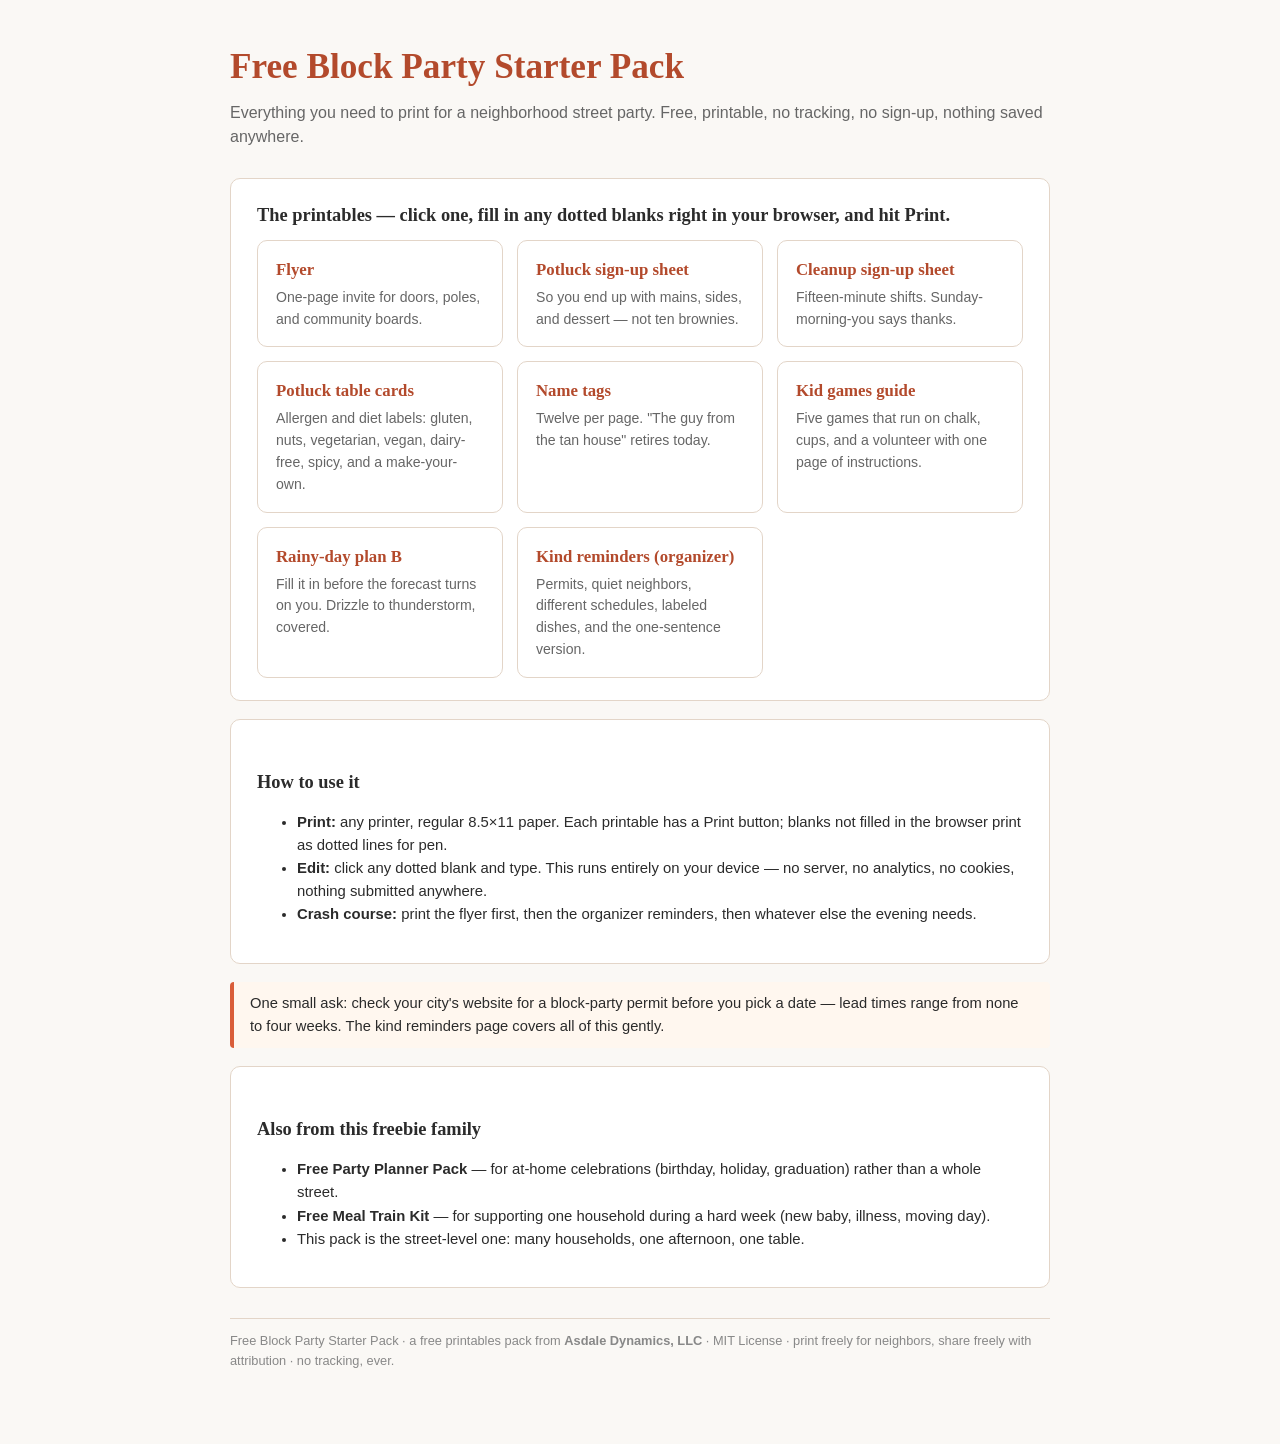
<file: index.html>
<!DOCTYPE html>
<html lang="en">
<head>
<meta charset="utf-8">
<meta name="viewport" content="width=device-width, initial-scale=1">
<title>Free Block Party Starter Pack</title>
<style>
  :root { --accent:#d95d39; --accent-dark:#b34a2c; --soft:#fff7ef; --line:#e3d5c8; --ink:#2b2b2b; }
  * { box-sizing: border-box; }
  body { font-family: Georgia, "Times New Roman", serif; color: var(--ink); background:#faf8f5; margin:0; padding:40px 16px 60px; line-height:1.55; }
  .wrap { max-width:820px; margin:0 auto; }
  h1 { color:var(--accent-dark); font-size:2.2rem; margin:0 0 6px; }
  .sub { font-family:Arial, Helvetica, sans-serif; color:#666; margin:0 0 28px; }
  .card { background:#fff; border:1px solid var(--line); border-radius:10px; padding:22px 26px; margin-bottom:18px; }
  .grid { display:grid; grid-template-columns:repeat(auto-fill,minmax(240px,1fr)); gap:14px; }
  a.link-card { display:block; background:#fff; border:1px solid var(--line); border-radius:10px; padding:16px 18px; text-decoration:none; color:var(--ink); transition:border-color .15s; }
  a.link-card:hover { border-color:var(--accent); background:var(--soft); }
  a.link-card h3 { margin:0 0 4px; font-size:1.05rem; color:var(--accent-dark); }
  a.link-card p { margin:0; font-family:Arial, Helvetica, sans-serif; font-size:0.88rem; color:#666; }
  h2 { font-size:1.15rem; margin:26px 0 10px; }
  ul { font-family:Arial, Helvetica, sans-serif; font-size:0.93rem; }
  .banner { background:var(--soft); border-left:4px solid var(--accent); padding:10px 16px; border-radius:4px; font-family:Arial, Helvetica, sans-serif; font-size:0.92rem; margin:18px 0; }
  a { color:var(--accent-dark); }
  .foot { font-family:Arial, Helvetica, sans-serif; font-size:0.8rem; color:#888; margin-top:30px; border-top:1px solid var(--line); padding-top:12px; }
</style>
</head>
<body>
<div class="wrap">

  <h1>Free Block Party Starter Pack</h1>
  <p class="sub">Everything you need to print for a neighborhood street party. Free, printable, no tracking, no sign-up, nothing saved anywhere.</p>

  <div class="card">
    <h2 style="margin-top:0">The printables — click one, fill in any dotted blanks right in your browser, and hit Print.</h2>
    <div class="grid">
      <a class="link-card" href="printables/flyer.html"><h3>Flyer</h3><p>One-page invite for doors, poles, and community boards.</p></a>
      <a class="link-card" href="printables/potluck-signup.html"><h3>Potluck sign-up sheet</h3><p>So you end up with mains, sides, and dessert — not ten brownies.</p></a>
      <a class="link-card" href="printables/cleanup-signup.html"><h3>Cleanup sign-up sheet</h3><p>Fifteen-minute shifts. Sunday-morning-you says thanks.</p></a>
      <a class="link-card" href="printables/table-cards.html"><h3>Potluck table cards</h3><p>Allergen and diet labels: gluten, nuts, vegetarian, vegan, dairy-free, spicy, and a make-your-own.</p></a>
      <a class="link-card" href="printables/name-tags.html"><h3>Name tags</h3><p>Twelve per page. "The guy from the tan house" retires today.</p></a>
      <a class="link-card" href="printables/kid-games.html"><h3>Kid games guide</h3><p>Five games that run on chalk, cups, and a volunteer with one page of instructions.</p></a>
      <a class="link-card" href="printables/rainy-day-plan.html"><h3>Rainy-day plan B</h3><p>Fill it in before the forecast turns on you. Drizzle to thunderstorm, covered.</p></a>
      <a class="link-card" href="printables/organizer-reminders.html"><h3>Kind reminders (organizer)</h3><p>Permits, quiet neighbors, different schedules, labeled dishes, and the one-sentence version.</p></a>
    </div>
  </div>

  <div class="card">
    <h2>How to use it</h2>
    <ul>
      <li><b>Print:</b> any printer, regular 8.5×11 paper. Each printable has a Print button; blanks not filled in the browser print as dotted lines for pen.</li>
      <li><b>Edit:</b> click any dotted blank and type. This runs entirely on your device — no server, no analytics, no cookies, nothing submitted anywhere.</li>
      <li><b>Crash course:</b> print the flyer first, then the organizer reminders, then whatever else the evening needs.</li>
    </ul>
  </div>

  <div class="banner">One small ask: check your city's website for a block-party permit before you pick a date — lead times range from none to four weeks. The kind reminders page covers all of this gently.</div>

  <div class="card">
    <h2>Also from this freebie family</h2>
    <ul>
      <li><b>Free Party Planner Pack</b> — for at-home celebrations (birthday, holiday, graduation) rather than a whole street.</li>
      <li><b>Free Meal Train Kit</b> — for supporting one household during a hard week (new baby, illness, moving day).</li>
      <li>This pack is the street-level one: many households, one afternoon, one table.</li>
    </ul>
  </div>

  <p class="foot">Free Block Party Starter Pack · a free printables pack from <b>Asdale Dynamics, LLC</b> · MIT License · print freely for neighbors, share freely with attribution · no tracking, ever.</p>
</div>
</body>
</html>
</file>
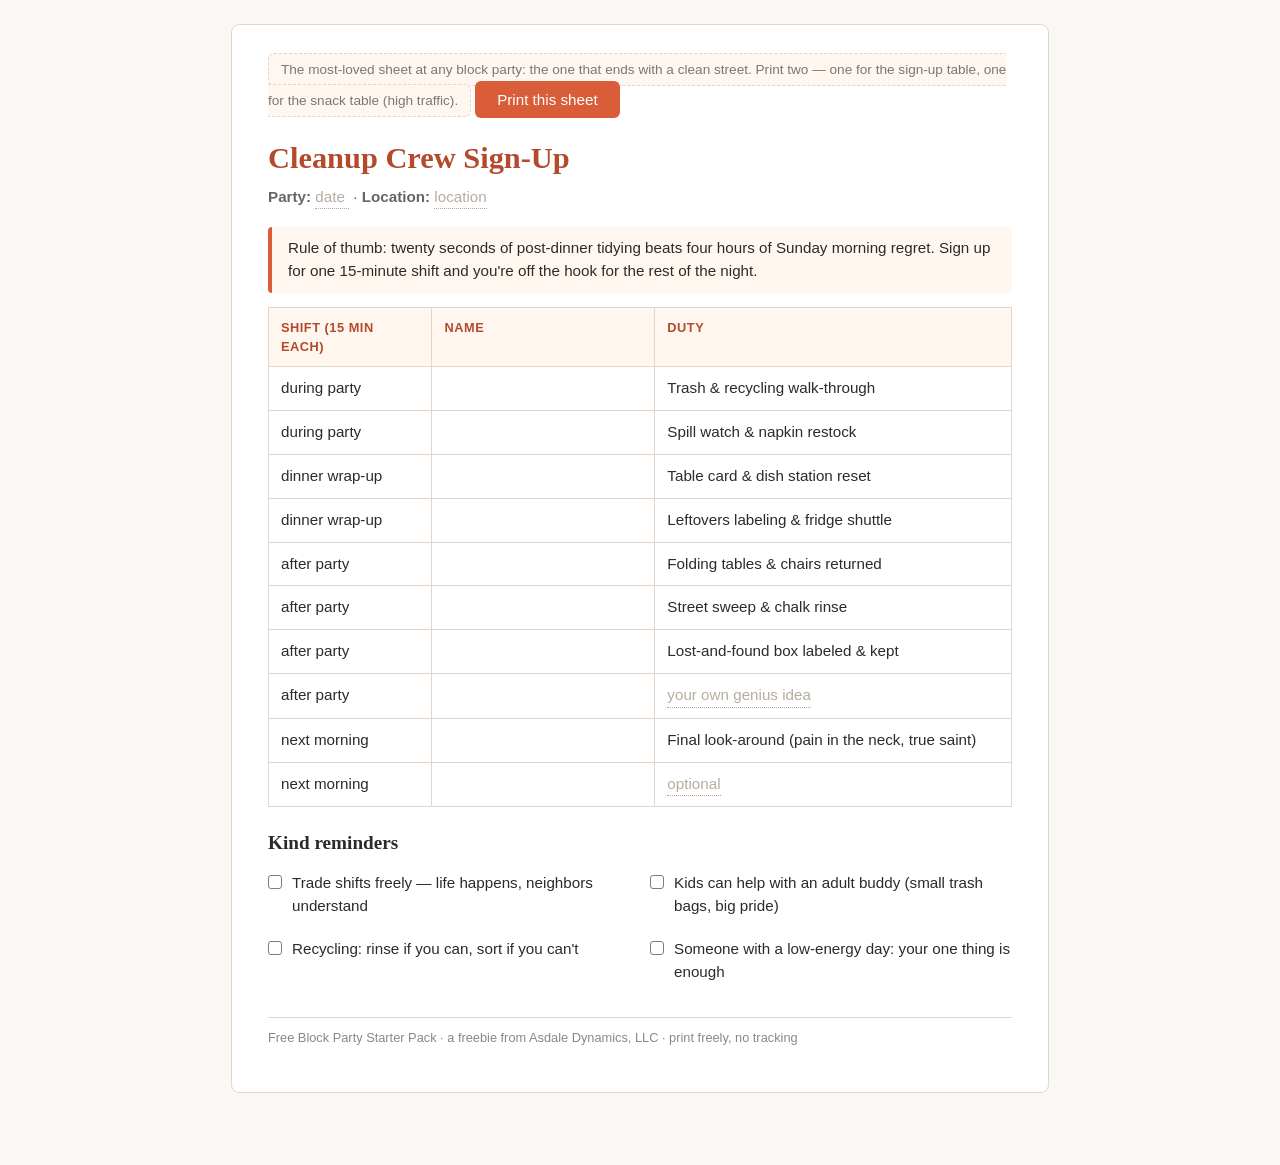
<file: printables/cleanup-signup.html>
<!DOCTYPE html>
<html lang="en">
<head>
<meta charset="utf-8">
<meta name="viewport" content="width=device-width, initial-scale=1">
<title>Cleanup Sign-Up — Free Block Party Starter Pack</title>
<link rel="stylesheet" href="style.css">
</head>
<body>

<div class="page no-print-hint">
<span class="hint">The most-loved sheet at any block party: the one that ends with a clean street. Print two — one for the sign-up table, one for the snack table (high traffic).</span>
<button class="printbtn" onclick="window.print()">Print this sheet</button>

<h1>Cleanup Crew Sign-Up</h1>
<p class="tagline"><b>Party:</b> <span class="editable" contenteditable="true" data-placeholder="date" spellcheck="false"></span> · <b>Location:</b> <span class="editable" contenteditable="true" data-placeholder="location" spellcheck="false"></span></p>

<div class="banner">Rule of thumb: twenty seconds of post-dinner tidying beats four hours of Sunday morning regret. Sign up for one 15-minute shift and you're off the hook for the rest of the night.</div>

<table>
  <thead>
    <tr><th style="width:22%">Shift (15 min each)</th><th style="width:30%">Name</th><th>Duty</th></tr>
  </thead>
  <tbody>
    <tr><td>during party</td><td></td><td>Trash &amp; recycling walk-through</td></tr>
    <tr><td>during party</td><td></td><td>Spill watch &amp; napkin restock</td></tr>
    <tr><td>dinner wrap-up</td><td></td><td>Table card &amp; dish station reset</td></tr>
    <tr><td>dinner wrap-up</td><td></td><td>Leftovers labeling &amp; fridge shuttle</td></tr>
    <tr><td>after party</td><td></td><td>Folding tables &amp; chairs returned</td></tr>
    <tr><td>after party</td><td></td><td>Street sweep &amp; chalk rinse</td></tr>
    <tr><td>after party</td><td></td><td>Lost-and-found box labeled &amp; kept</td></tr>
    <tr><td>after party</td><td></td><td><span class="editable" contenteditable="true" data-placeholder="your own genius idea" spellcheck="false"></span></td></tr>
    <tr><td>next morning</td><td></td><td>Final look-around (pain in the neck, true saint)</td></tr>
    <tr><td>next morning</td><td></td><td><span class="editable" contenteditable="true" data-placeholder="optional" spellcheck="false"></span></td></tr>
  </tbody>
</table>

<h2>Kind reminders</h2>
<div class="checkgrid">
  <div class="checkline"><span class="box"></span> Trade shifts freely — life happens, neighbors understand</div>
  <div class="checkline"><span class="box"></span> Kids can help with an adult buddy (small trash bags, big pride)</div>
  <div class="checkline"><span class="box"></span> Recycling: rinse if you can, sort if you can't</div>
  <div class="checkline"><span class="box"></span> Someone with a low-energy day: your one thing is enough</div>
</div>

<p class="footer-note">Free Block Party Starter Pack · a freebie from Asdale Dynamics, LLC · print freely, no tracking</p>
</div>

</body>
</html>
</file>
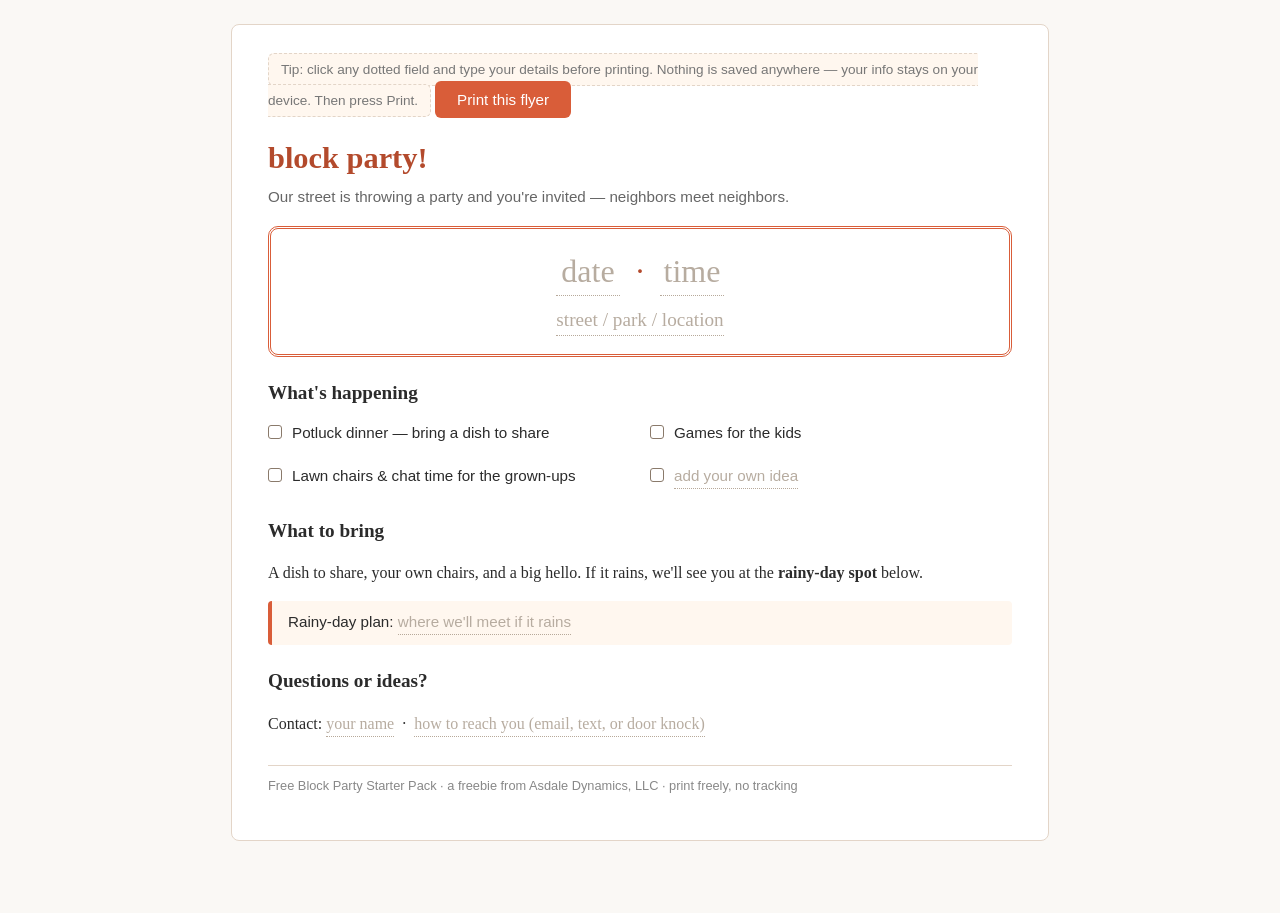
<file: printables/flyer.html>
<!DOCTYPE html>
<html lang="en">
<head>
<meta charset="utf-8">
<meta name="viewport" content="width=device-width, initial-scale=1">
<title>Block Party Flyer — Free Block Party Starter Pack</title>
<link rel="stylesheet" href="style.css">
</head>
<body>

<div class="page no-print-hint">
<span class="hint">Tip: click any dotted field and type your details before printing. Nothing is saved anywhere — your info stays on your device. Then press Print.</span>
<button class="printbtn" onclick="window.print()">Print this flyer</button>

<h1>block party!</h1>
<p class="tagline">Our street is throwing a party and you're invited — neighbors meet neighbors.</p>

<div style="text-align:center; padding:18px 10px; border:3px double var(--accent); border-radius:10px; margin:14px 0 22px;">
  <div style="font-size:2rem; color:var(--accent-dark); margin-bottom:10px;">
    <span class="editable" contenteditable="true" data-placeholder="date" spellcheck="false"></span>
    &nbsp;·&nbsp;
    <span class="editable" contenteditable="true" data-placeholder="time" spellcheck="false"></span>
  </div>
  <div style="font-size:1.2rem;">
    <span class="editable" contenteditable="true" data-placeholder="street / park / location" spellcheck="false"></span>
  </div>
</div>

<h2>What's happening</h2>
<div class="checkgrid">
  <div class="checkline"><span class="box"></span> Potluck dinner — bring a dish to share</div>
  <div class="checkline"><span class="box"></span> Games for the kids</div>
  <div class="checkline"><span class="box"></span> Lawn chairs &amp; chat time for the grown-ups</div>
  <div class="checkline"><span class="box"></span> <span class="editable" contenteditable="true" data-placeholder="add your own idea" spellcheck="false"></span></div>
</div>

<h2>What to bring</h2>
<p>A dish to share, your own chairs, and a big hello. If it rains, we'll see you at the <b>rainy-day spot</b> below.</p>

<div class="banner">
  Rainy-day plan: <span class="editable" contenteditable="true" data-placeholder="where we'll meet if it rains" spellcheck="false"></span>
</div>

<h2>Questions or ideas?</h2>
<p>Contact: <span class="editable" contenteditable="true" data-placeholder="your name" spellcheck="false"></span>
&nbsp;·&nbsp; <span class="editable" contenteditable="true" data-placeholder="how to reach you (email, text, or door knock)" spellcheck="false"></span></p>

<p class="footer-note">Free Block Party Starter Pack · a freebie from Asdale Dynamics, LLC · print freely, no tracking</p>
</div>

</body>
</html>
</file>
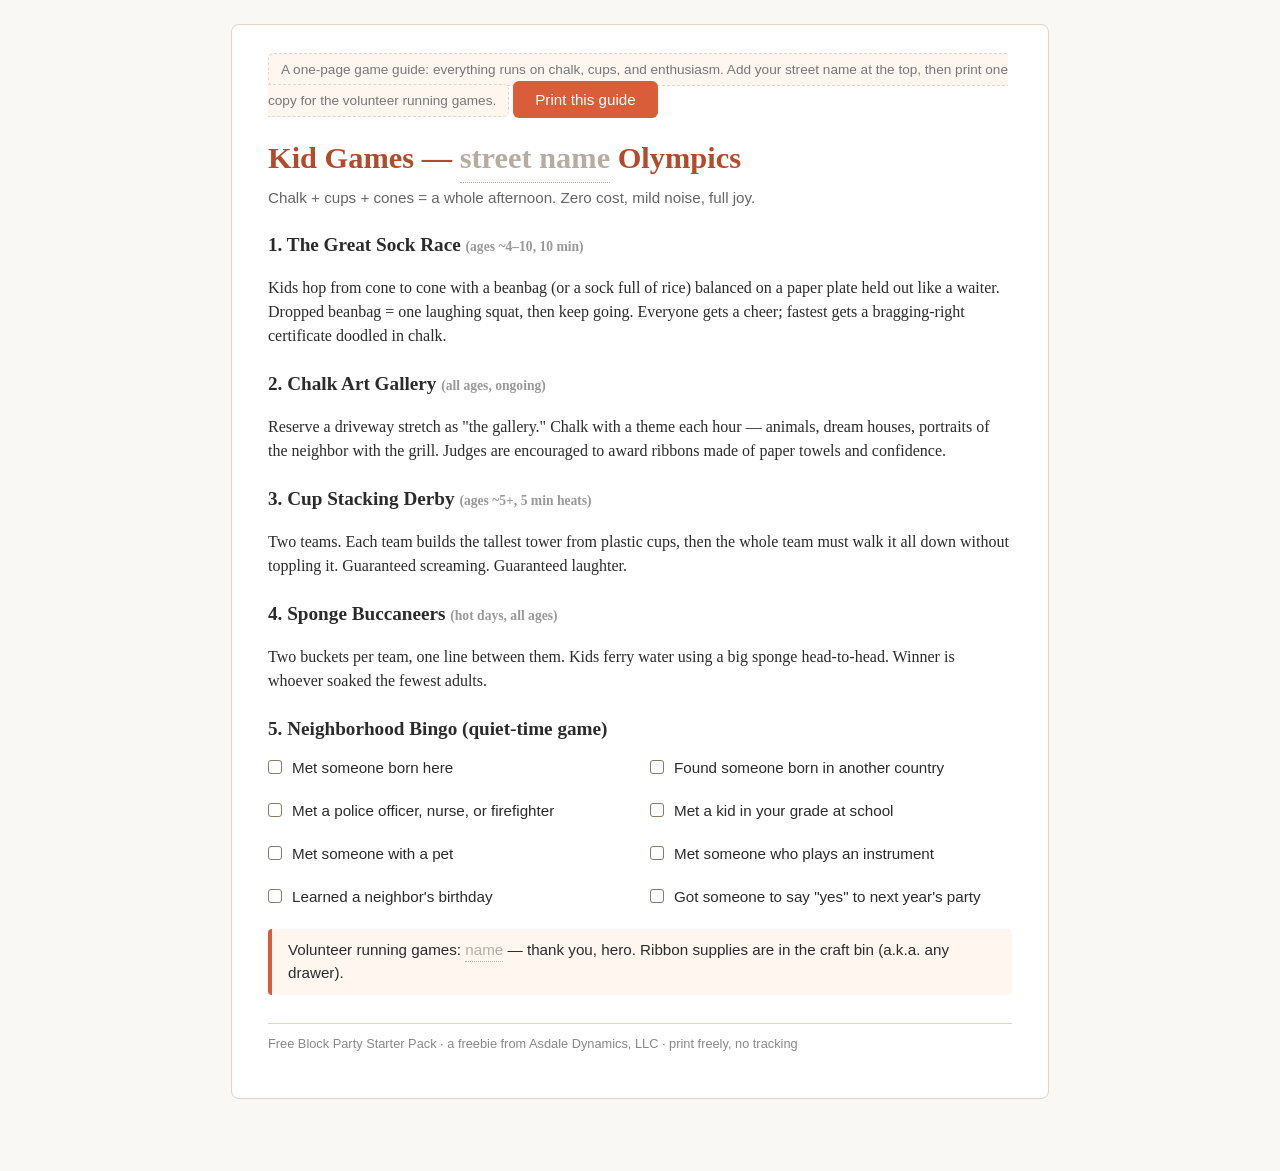
<file: printables/kid-games.html>
<!DOCTYPE html>
<html lang="en">
<head>
<meta charset="utf-8">
<meta name="viewport" content="width=device-width, initial-scale=1">
<title>Kid Games — Free Block Party Starter Pack</title>
<link rel="stylesheet" href="style.css">
</head>
<body>

<div class="page no-print-hint">
<span class="hint">A one-page game guide: everything runs on chalk, cups, and enthusiasm. Add your street name at the top, then print one copy for the volunteer running games.</span>
<button class="printbtn" onclick="window.print()">Print this guide</button>

<h1>Kid Games — <span class="editable" contenteditable="true" data-placeholder="street name" spellcheck="false"></span> Olympics</h1>
<p class="tagline">Chalk + cups + cones = a whole afternoon. Zero cost, mild noise, full joy.</p>

<h2>1. The Great Sock Race <span style="color:#999; font-size:0.85rem;">(ages ~4–10, 10 min)</span></h2>
<p>Kids hop from cone to cone with a beanbag (or a sock full of rice) balanced on a paper plate held out like a waiter. Dropped beanbag = one laughing squat, then keep going. Everyone gets a cheer; fastest gets a bragging-right certificate doodled in chalk.</p>

<h2>2. Chalk Art Gallery <span style="color:#999; font-size:0.85rem;">(all ages, ongoing)</span></h2>
<p>Reserve a driveway stretch as "the gallery." Chalk with a theme each hour — animals, dream houses, portraits of the neighbor with the grill. Judges are encouraged to award ribbons made of paper towels and confidence.</p>

<h2>3. Cup Stacking Derby <span style="color:#999; font-size:0.85rem;">(ages ~5+, 5 min heats)</span></h2>
<p>Two teams. Each team builds the tallest tower from plastic cups, then the whole team must walk it all down without toppling it. Guaranteed screaming. Guaranteed laughter.</p>

<h2>4. Sponge Buccaneers <span style="color:#999; font-size:0.85rem;">(hot days, all ages)</span></h2>
<p>Two buckets per team, one line between them. Kids ferry water using a big sponge head-to-head. Winner is whoever soaked the fewest adults.</p>

<h2>5. Neighborhood Bingo (quiet-time game)</h2>
<div class="checkgrid">
  <div class="checkline"><span class="box"></span> Met someone born here</div>
  <div class="checkline"><span class="box"></span> Found someone born in another country</div>
  <div class="checkline"><span class="box"></span> Met a police officer, nurse, or firefighter</div>
  <div class="checkline"><span class="box"></span> Met a kid in your grade at school</div>
  <div class="checkline"><span class="box"></span> Met someone with a pet</div>
  <div class="checkline"><span class="box"></span> Met someone who plays an instrument</div>
  <div class="checkline"><span class="box"></span> Learned a neighbor's birthday</div>
  <div class="checkline"><span class="box"></span> Got someone to say "yes" to next year's party</div>
</div>

<div class="banner">Volunteer running games: <span class="editable" contenteditable="true" data-placeholder="name" spellcheck="false"></span> — thank you, hero. Ribbon supplies are in the craft bin (a.k.a. any drawer).</div>

<p class="footer-note">Free Block Party Starter Pack · a freebie from Asdale Dynamics, LLC · print freely, no tracking</p>
</div>

</body>
</html>
</file>
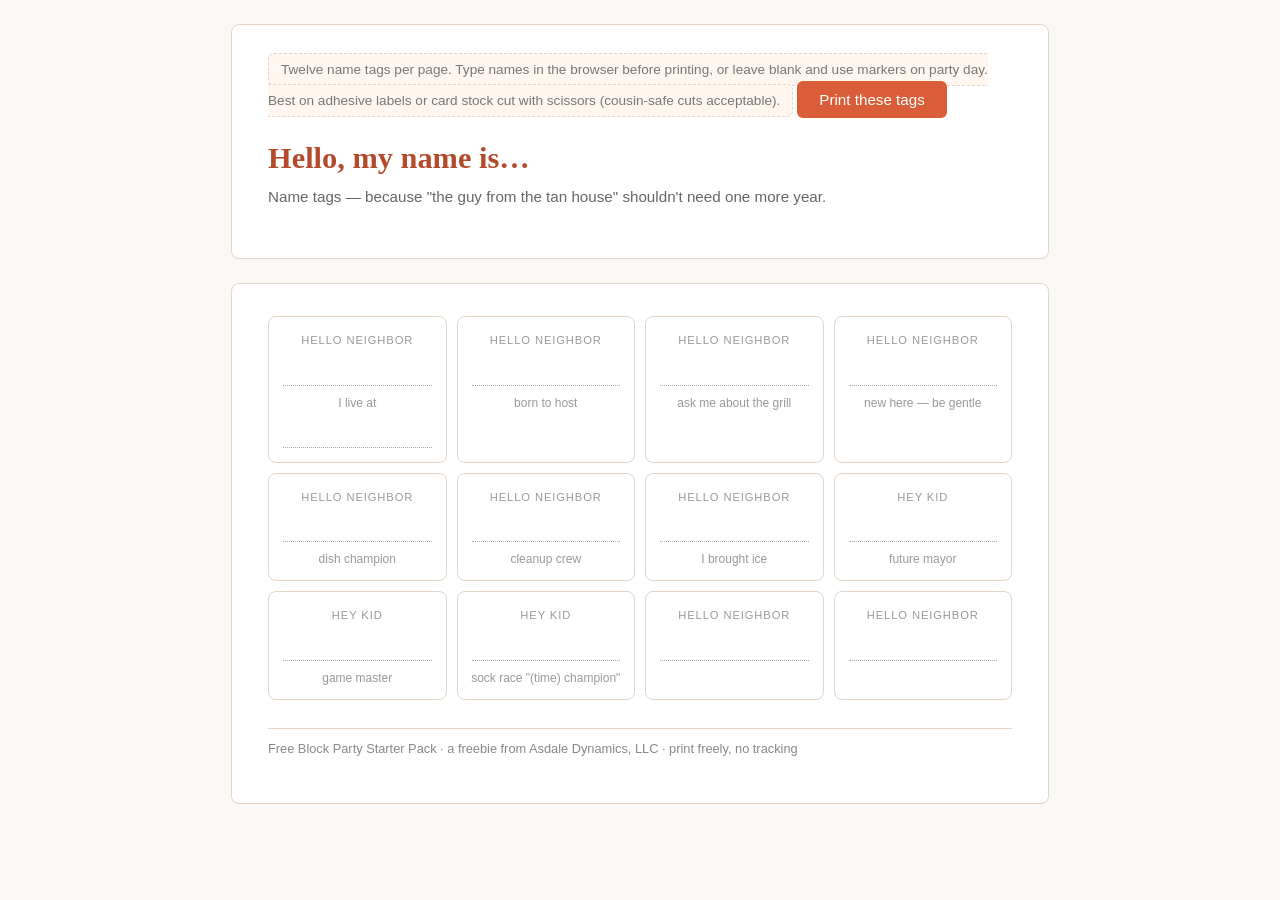
<file: printables/name-tags.html>
<!DOCTYPE html>
<html lang="en">
<head>
<meta charset="utf-8">
<meta name="viewport" content="width=device-width, initial-scale=1">
<title>Name Tags — Free Block Party Starter Pack</title>
<link rel="stylesheet" href="style.css">
<style>
  .tag-grid { display: grid; grid-template-columns: repeat(4, 1fr); gap: 10px; }
  .tag {
    border: 1.5px solid var(--line);
    border-radius: 8px;
    padding: 10px;
    min-height: 90px;
    text-align: center;
  }
  .tag .tag-title {
    font-family: Arial, Helvetica, sans-serif;
    font-size: 0.7rem;
    text-transform: uppercase;
    letter-spacing: 0.08em;
    color: #999;
  }
  .tag .tagline {
    display: block;
    border-bottom: 1px dotted #b7a99a;
    min-height: 1.6em;
    margin: 10px 4px 4px;
  }
  .tag .tag-sub { font-size: 0.75rem; color: #999; font-family: Arial, Helvetica, sans-serif; }
  @media print { .tag { page-break-inside: avoid; } }
</style>
</head>
<body>

<div class="page no-print-hint">
<span class="hint">Twelve name tags per page. Type names in the browser before printing, or leave blank and use markers on party day. Best on adhesive labels or card stock cut with scissors (cousin-safe cuts acceptable).</span>
<button class="printbtn" onclick="window.print()">Print these tags</button>

<h1>Hello, my name is…</h1>
<p class="tagline">Name tags — because "the guy from the tan house" shouldn't need one more year.</p>
</div>

<div class="page">
<div class="tag-grid">
  <div class="tag"><span class="tag-title">Hello neighbor</span><span class="tagline editable" contenteditable="true" spellcheck="false"></span><span class="tag-sub">I live at</span><span class="tagline editable" contenteditable="true" spellcheck="false"></span></div>
  <div class="tag"><span class="tag-title">Hello neighbor</span><span class="tagline editable" contenteditable="true" spellcheck="false"></span><span class="tag-sub">born to host</span></div>
  <div class="tag"><span class="tag-title">Hello neighbor</span><span class="tagline editable" contenteditable="true" spellcheck="false"></span><span class="tag-sub">ask me about the grill</span></div>
  <div class="tag"><span class="tag-title">Hello neighbor</span><span class="tagline editable" contenteditable="true" spellcheck="false"></span><span class="tag-sub">new here — be gentle</span></div>

  <div class="tag"><span class="tag-title">Hello neighbor</span><span class="tagline editable" contenteditable="true" spellcheck="false"></span><span class="tag-sub">dish champion</span></div>
  <div class="tag"><span class="tag-title">Hello neighbor</span><span class="tagline editable" contenteditable="true" spellcheck="false"></span><span class="tag-sub">cleanup crew</span></div>
  <div class="tag"><span class="tag-title">Hello neighbor</span><span class="tagline editable" contenteditable="true" spellcheck="false"></span><span class="tag-sub">I brought ice</span></div>
  <div class="tag"><span class="tag-title">Hey kid</span><span class="tagline editable" contenteditable="true" spellcheck="false"></span><span class="tag-sub">future mayor</span></div>

  <div class="tag"><span class="tag-title">Hey kid</span><span class="tagline editable" contenteditable="true" spellcheck="false"></span><span class="tag-sub">game master</span></div>
  <div class="tag"><span class="tag-title">Hey kid</span><span class="tagline editable" contenteditable="true" spellcheck="false"></span><span class="tag-sub">sock race "(time) champion"</span></div>
  <div class="tag"><span class="tag-title">Hello neighbor</span><span class="tagline editable" contenteditable="true" spellcheck="false"></span><span class="tag-sub"> </span></div>
  <div class="tag"><span class="tag-title">Hello neighbor</span><span class="tagline editable" contenteditable="true" spellcheck="false"></span><span class="tag-sub"> </span></div>
</div>

<p class="footer-note">Free Block Party Starter Pack · a freebie from Asdale Dynamics, LLC · print freely, no tracking</p>
</div>

</body>
</html>
</file>
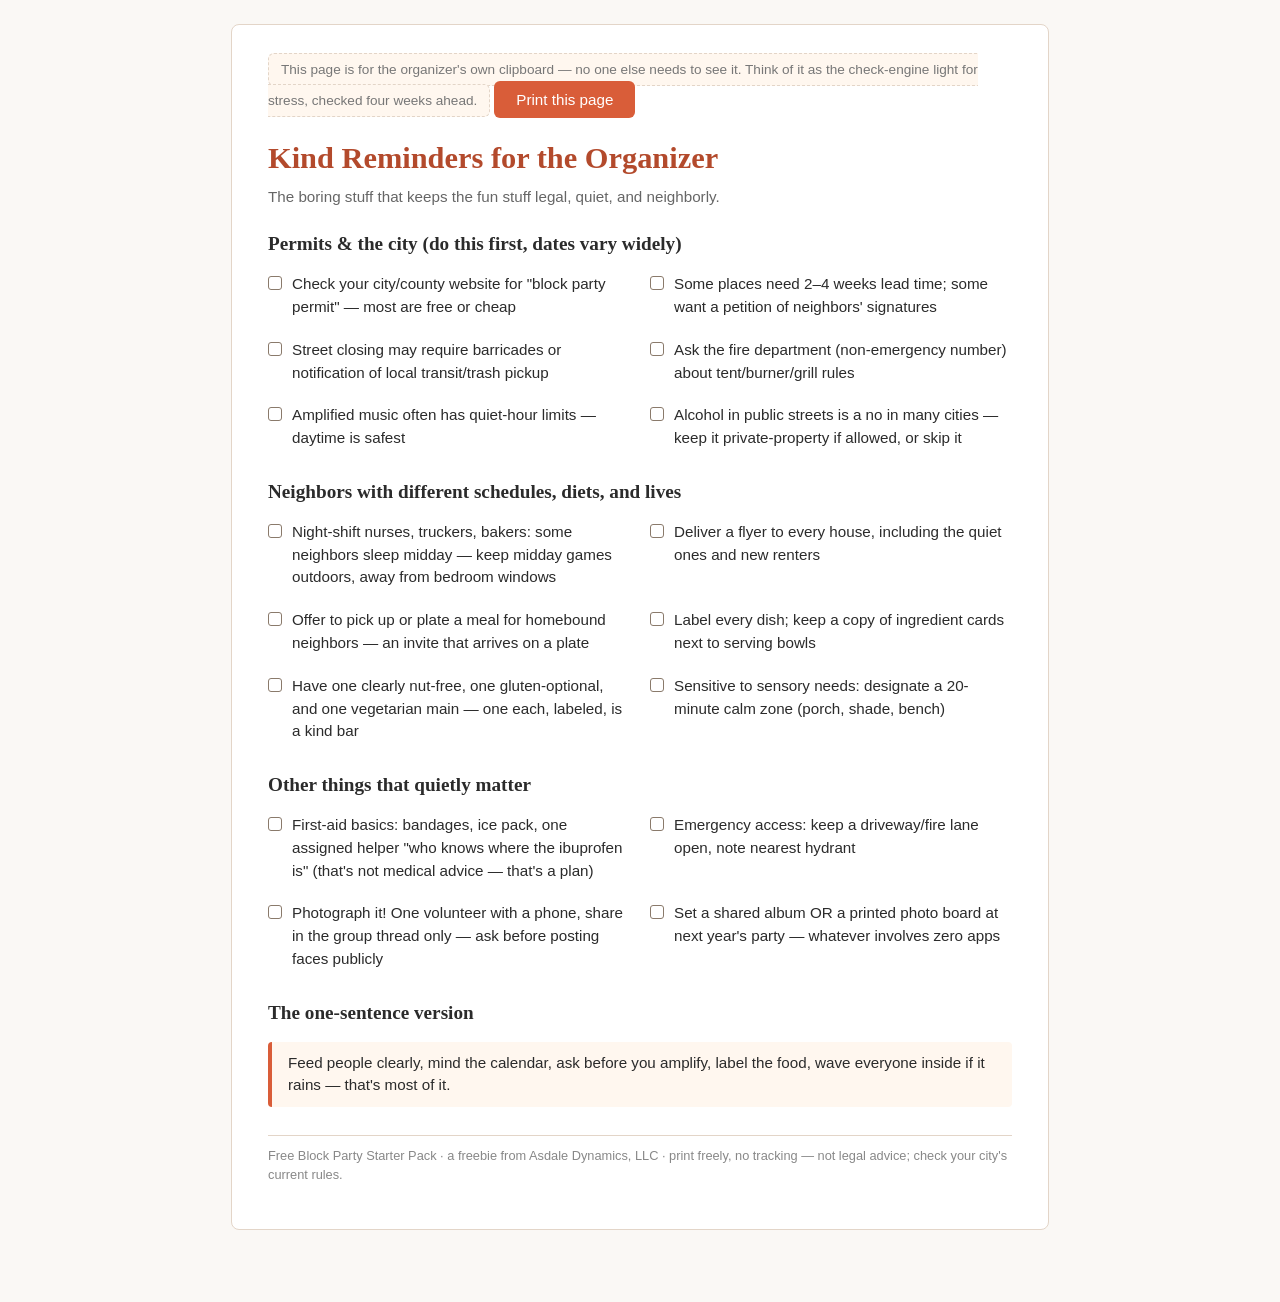
<file: printables/organizer-reminders.html>
<!DOCTYPE html>
<html lang="en">
<head>
<meta charset="utf-8">
<meta name="viewport" content="width=device-width, initial-scale=1">
<title>Reminders for Organizers — Free Block Party Starter Pack</title>
<link rel="stylesheet" href="style.css">
</head>
<body>

<div class="page no-print-hint">
<span class="hint">This page is for the organizer's own clipboard — no one else needs to see it. Think of it as the check-engine light for stress, checked four weeks ahead.</span>
<button class="printbtn" onclick="window.print()">Print this page</button>

<h1>Kind Reminders for the Organizer</h1>
<p class="tagline">The boring stuff that keeps the fun stuff legal, quiet, and neighborly.</p>

<h2>Permits &amp; the city (do this first, dates vary widely)</h2>
<div class="checkgrid">
  <div class="checkline"><span class="box"></span> Check your city/county website for "block party permit" — most are free or cheap</div>
  <div class="checkline"><span class="box"></span> Some places need 2–4 weeks lead time; some want a petition of neighbors' signatures</div>
  <div class="checkline"><span class="box"></span> Street closing may require barricades or notification of local transit/trash pickup</div>
  <div class="checkline"><span class="box"></span> Ask the fire department (non-emergency number) about tent/burner/grill rules</div>
  <div class="checkline"><span class="box"></span> Amplified music often has quiet-hour limits — daytime is safest</div>
  <div class="checkline"><span class="box"></span> Alcohol in public streets is a no in many cities — keep it private-property if allowed, or skip it</div>
</div>

<h2>Neighbors with different schedules, diets, and lives</h2>
<div class="checkgrid">
  <div class="checkline"><span class="box"></span> Night-shift nurses, truckers, bakers: some neighbors sleep midday — keep midday games outdoors, away from bedroom windows</div>
  <div class="checkline"><span class="box"></span> Deliver a flyer to every house, including the quiet ones and new renters</div>
  <div class="checkline"><span class="box"></span> Offer to pick up or plate a meal for homebound neighbors — an invite that arrives on a plate</div>
  <div class="checkline"><span class="box"></span> Label every dish; keep a copy of ingredient cards next to serving bowls</div>
  <div class="checkline"><span class="box"></span> Have one clearly nut-free, one gluten-optional, and one vegetarian main — one each, labeled, is a kind bar</div>
  <div class="checkline"><span class="box"></span> Sensitive to sensory needs: designate a 20-minute calm zone (porch, shade, bench)</div>
</div>

<h2>Other things that quietly matter</h2>
<div class="checkgrid">
  <div class="checkline"><span class="box"></span> First-aid basics: bandages, ice pack, one assigned helper "who knows where the ibuprofen is" (that's not medical advice — that's a plan)</div>
  <div class="checkline"><span class="box"></span> Emergency access: keep a driveway/fire lane open, note nearest hydrant</div>
  <div class="checkline"><span class="box"></span> Photograph it! One volunteer with a phone, share in the group thread only — ask before posting faces publicly</div>
  <div class="checkline"><span class="box"></span> Set a shared album OR a printed photo board at next year's party — whatever involves zero apps</div>
</div>

<h2>The one-sentence version</h2>
<div class="banner">Feed people clearly, mind the calendar, ask before you amplify, label the food, wave everyone inside if it rains — that's most of it.</div>

<p class="footer-note">Free Block Party Starter Pack · a freebie from Asdale Dynamics, LLC · print freely, no tracking — not legal advice; check your city's current rules.</p>
</div>

</body>
</html>
</file>
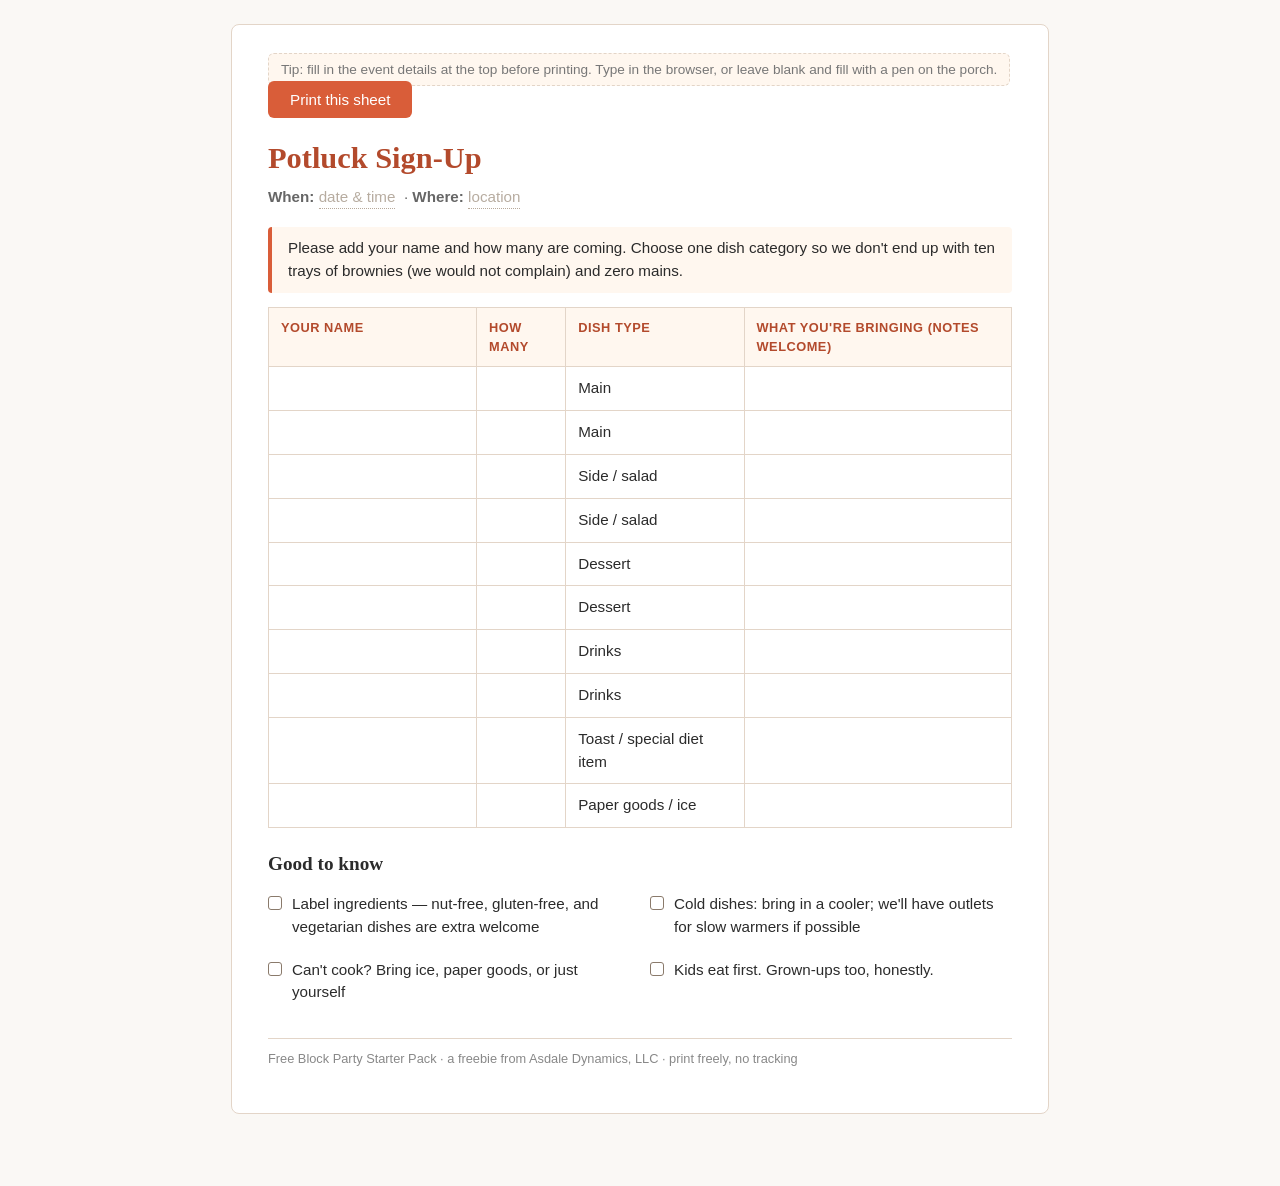
<file: printables/potluck-signup.html>
<!DOCTYPE html>
<html lang="en">
<head>
<meta charset="utf-8">
<meta name="viewport" content="width=device-width, initial-scale=1">
<title>Potluck Sign-Up Sheet — Free Block Party Starter Pack</title>
<link rel="stylesheet" href="style.css">
</head>
<body>

<div class="page no-print-hint">
<span class="hint">Tip: fill in the event details at the top before printing. Type in the browser, or leave blank and fill with a pen on the porch.</span>
<button class="printbtn" onclick="window.print()">Print this sheet</button>

<h1>Potluck Sign-Up</h1>
<p class="tagline">
  <b>When:</b> <span class="editable" contenteditable="true" data-placeholder="date &amp; time" spellcheck="false"></span>
  &nbsp;·&nbsp;<b>Where:</b> <span class="editable" contenteditable="true" data-placeholder="location" spellcheck="false"></span>
</p>

<div class="banner">Please add your name and how many are coming. Choose one dish category so we don't end up with ten trays of brownies (we would not complain) and zero mains.</div>

<table>
  <thead>
    <tr>
      <th style="width:28%">Your name</th>
      <th style="width:12%">How many</th>
      <th style="width:24%">Dish type</th>
      <th>What you're bringing (notes welcome)</th>
    </tr>
  </thead>
  <tbody>
    <tr><td></td><td></td><td>Main</td><td></td></tr>
    <tr><td></td><td></td><td>Main</td><td></td></tr>
    <tr><td></td><td></td><td>Side / salad</td><td></td></tr>
    <tr><td></td><td></td><td>Side / salad</td><td></td></tr>
    <tr><td></td><td></td><td>Dessert</td><td></td></tr>
    <tr><td></td><td></td><td>Dessert</td><td></td></tr>
    <tr><td></td><td></td><td>Drinks</td><td></td></tr>
    <tr><td></td><td></td><td>Drinks</td><td></td></tr>
    <tr><td></td><td></td><td>Toast / special diet item</td><td></td></tr>
    <tr><td></td><td></td><td>Paper goods / ice</td><td></td></tr>
  </tbody>
</table>

<h2>Good to know</h2>
<div class="checkgrid">
  <div class="checkline"><span class="box"></span> Label ingredients — nut-free, gluten-free, and vegetarian dishes are extra welcome</div>
  <div class="checkline"><span class="box"></span> Cold dishes: bring in a cooler; we'll have outlets for slow warmers if possible</div>
  <div class="checkline"><span class="box"></span> Can't cook? Bring ice, paper goods, or just yourself</div>
  <div class="checkline"><span class="box"></span> Kids eat first. Grown-ups too, honestly.</div>
</div>

<p class="footer-note">Free Block Party Starter Pack · a freebie from Asdale Dynamics, LLC · print freely, no tracking</p>
</div>

</body>
</html>
</file>
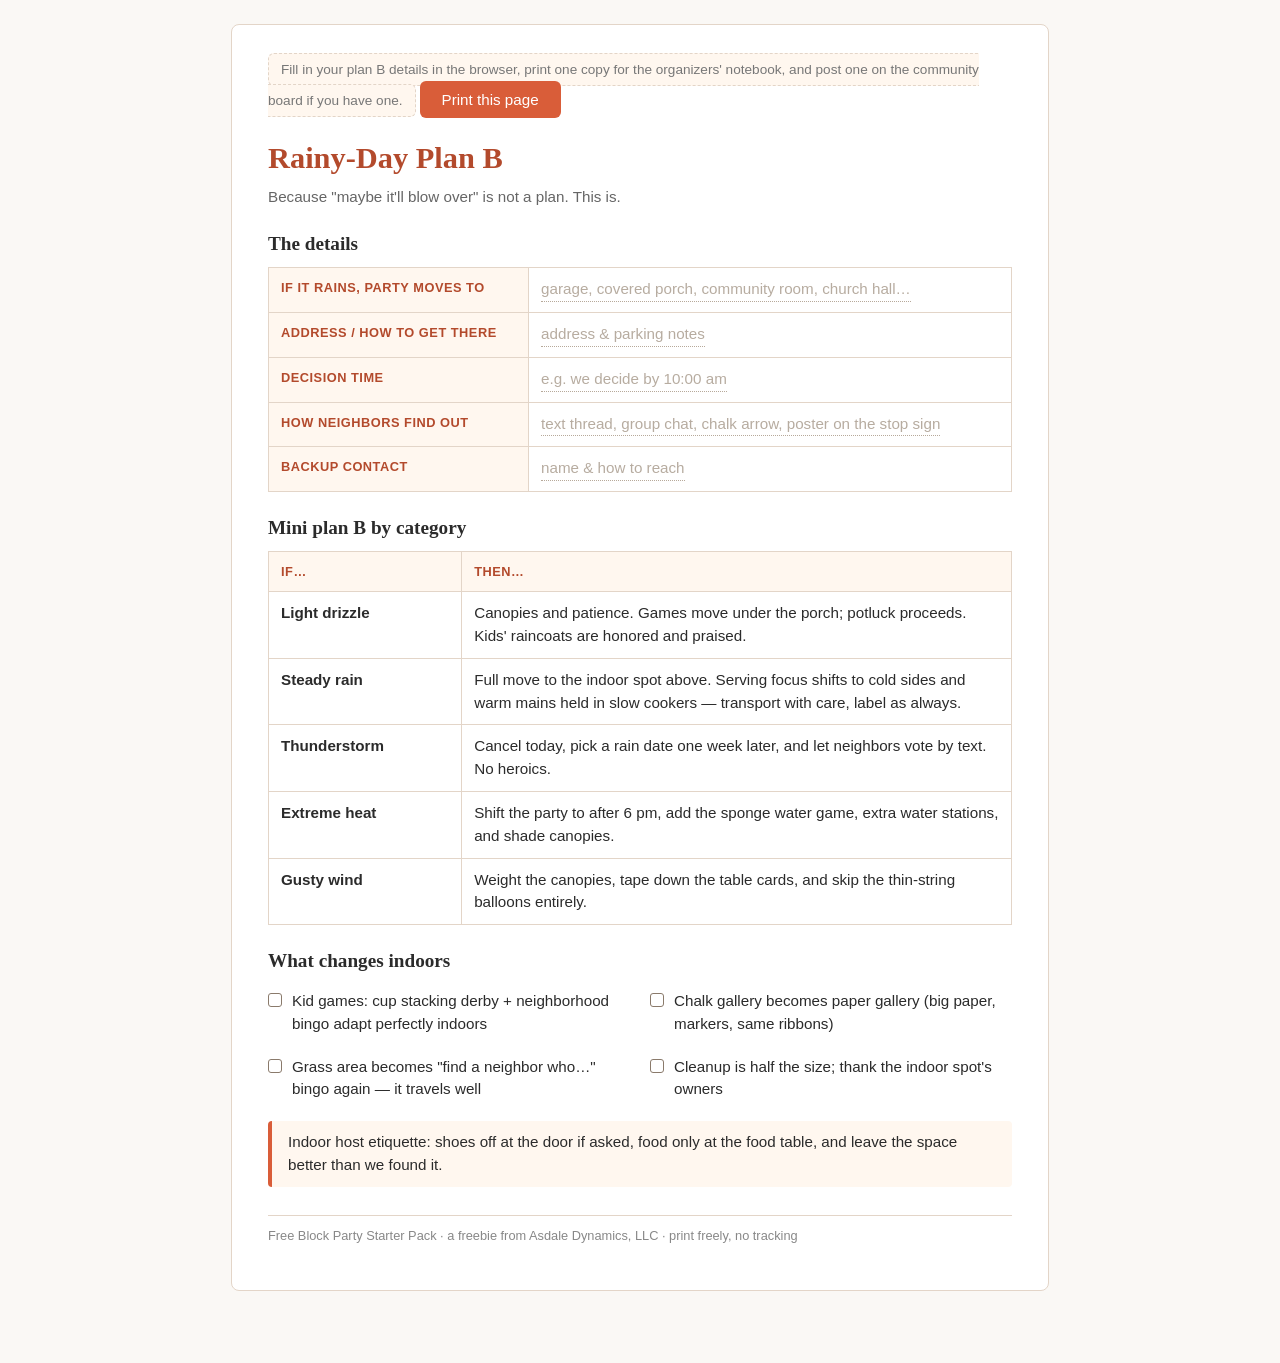
<file: printables/rainy-day-plan.html>
<!DOCTYPE html>
<html lang="en">
<head>
<meta charset="utf-8">
<meta name="viewport" content="width=device-width, initial-scale=1">
<title>Rainy-Day Plan B — Free Block Party Starter Pack</title>
<link rel="stylesheet" href="style.css">
</head>
<body>

<div class="page no-print-hint">
<span class="hint">Fill in your plan B details in the browser, print one copy for the organizers' notebook, and post one on the community board if you have one.</span>
<button class="printbtn" onclick="window.print()">Print this page</button>

<h1>Rainy-Day Plan B</h1>
<p class="tagline">Because "maybe it'll blow over" is not a plan. This is.</p>

<h2>The details</h2>
<table style="width:100%">
  <tr><th style="width:35%">If it rains, party moves to</th><td><span class="editable" contenteditable="true" data-placeholder="garage, covered porch, community room, church hall…" spellcheck="false"></span></td></tr>
  <tr><th>Address / how to get there</th><td><span class="editable" contenteditable="true" data-placeholder="address & parking notes" spellcheck="false"></span></td></tr>
  <tr><th>Decision time</th><td><span class="editable" contenteditable="true" data-placeholder="e.g. we decide by 10:00 am" spellcheck="false"></span></td></tr>
  <tr><th>How neighbors find out</th><td><span class="editable" contenteditable="true" data-placeholder="text thread, group chat, chalk arrow, poster on the stop sign" spellcheck="false"></span></td></tr>
  <tr><th>Backup contact</th><td><span class="editable" contenteditable="true" data-placeholder="name & how to reach" spellcheck="false"></span></td></tr>
</table>

<h2>Mini plan B by category</h2>
<table>
  <thead><tr><th style="width:26%">If…</th><th>Then…</th></tr></thead>
  <tbody>
    <tr><td><b>Light drizzle</b></td><td>Canopies and patience. Games move under the porch; potluck proceeds. Kids' raincoats are honored and praised.</td></tr>
    <tr><td><b>Steady rain</b></td><td>Full move to the indoor spot above. Serving focus shifts to cold sides and warm mains held in slow cookers — transport with care, label as always.</td></tr>
    <tr><td><b>Thunderstorm</b></td><td>Cancel today, pick a rain date one week later, and let neighbors vote by text. No heroics.</td></tr>
    <tr><td><b>Extreme heat</b></td><td>Shift the party to after 6 pm, add the sponge water game, extra water stations, and shade canopies.</td></tr>
    <tr><td><b>Gusty wind</b></td><td>Weight the canopies, tape down the table cards, and skip the thin-string balloons entirely.</td></tr>
  </tbody>
</table>

<h2>What changes indoors</h2>
<div class="checkgrid">
  <div class="checkline"><span class="box"></span> Kid games: cup stacking derby + neighborhood bingo adapt perfectly indoors</div>
  <div class="checkline"><span class="box"></span> Chalk gallery becomes paper gallery (big paper, markers, same ribbons)</div>
  <div class="checkline"><span class="box"></span> Grass area becomes "find a neighbor who…" bingo again — it travels well</div>
  <div class="checkline"><span class="box"></span> Cleanup is half the size; thank the indoor spot's owners</div>
</div>

<div class="banner">Indoor host etiquette: shoes off at the door if asked, food only at the food table, and leave the space better than we found it.</div>

<p class="footer-note">Free Block Party Starter Pack · a freebie from Asdale Dynamics, LLC · print freely, no tracking</p>
</div>

</body>
</html>
</file>
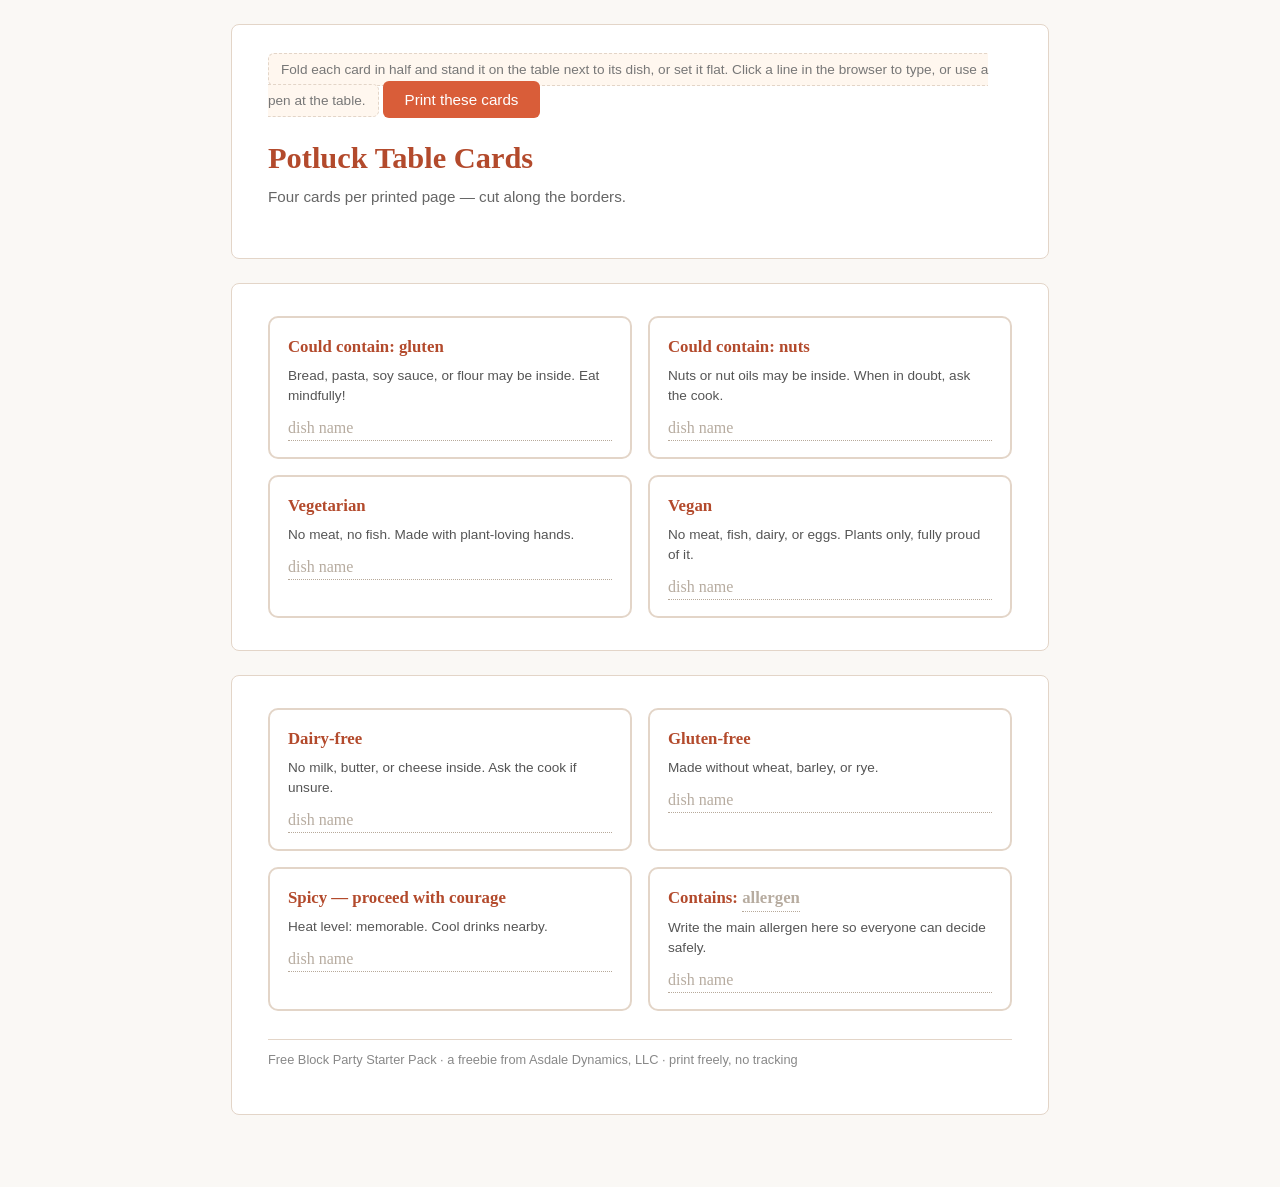
<file: printables/table-cards.html>
<!DOCTYPE html>
<html lang="en">
<head>
<meta charset="utf-8">
<meta name="viewport" content="width=device-width, initial-scale=1">
<title>Potluck Table Cards — Free Block Party Starter Pack</title>
<link rel="stylesheet" href="style.css">
<style>
  .card {
    border: 2px solid var(--line);
    border-radius: 10px;
    padding: 16px 18px;
    min-height: 130px;
    background: #fff;
  }
  .card h3 { margin: 0 0 4px; font-size: 1.05rem; color: var(--accent-dark); }
  .card p  { margin: 6px 0 0; font-size: 0.85rem; color: #555; font-family: Arial, Helvetica, sans-serif; }
  .card .cardline { border-bottom: 1px dotted #b7a99a; display: block; min-height: 1.3em; margin-top: 10px; }
</style>
</head>
<body>

<div class="page no-print-hint">
<span class="hint">Fold each card in half and stand it on the table next to its dish, or set it flat. Click a line in the browser to type, or use a pen at the table.</span>
<button class="printbtn" onclick="window.print()">Print these cards</button>

<h1>Potluck Table Cards</h1>
<p class="tagline">Four cards per printed page — cut along the borders.</p>
</div>

<div class="page">
<div class="card-grid">

  <div class="card">
    <h3>Could contain: gluten</h3>
    <p>Bread, pasta, soy sauce, or flour may be inside. Eat mindfully!</p>
    <span class="cardline editable" contenteditable="true" data-placeholder="dish name" spellcheck="false"></span>
  </div>

  <div class="card">
    <h3>Could contain: nuts</h3>
    <p>Nuts or nut oils may be inside. When in doubt, ask the cook.</p>
    <span class="cardline editable" contenteditable="true" data-placeholder="dish name" spellcheck="false"></span>
  </div>

  <div class="card">
    <h3>Vegetarian</h3>
    <p>No meat, no fish. Made with plant-loving hands.</p>
    <span class="cardline editable" contenteditable="true" data-placeholder="dish name" spellcheck="false"></span>
  </div>

  <div class="card">
    <h3>Vegan</h3>
    <p>No meat, fish, dairy, or eggs. Plants only, fully proud of it.</p>
    <span class="cardline editable" contenteditable="true" data-placeholder="dish name" spellcheck="false"></span>
  </div>

</div>
</div>

<div class="page page-break">
<div class="card-grid">

  <div class="card">
    <h3>Dairy-free</h3>
    <p>No milk, butter, or cheese inside. Ask the cook if unsure.</p>
    <span class="cardline editable" contenteditable="true" data-placeholder="dish name" spellcheck="false"></span>
  </div>

  <div class="card">
    <h3>Gluten-free</h3>
    <p>Made without wheat, barley, or rye.</p>
    <span class="cardline editable" contenteditable="true" data-placeholder="dish name" spellcheck="false"></span>
  </div>

  <div class="card">
    <h3>Spicy — proceed with courage</h3>
    <p>Heat level: memorable. Cool drinks nearby.</p>
    <span class="cardline editable" contenteditable="true" data-placeholder="dish name" spellcheck="false"></span>
  </div>

  <div class="card">
    <h3>Contains: <span class="editable" contenteditable="true" data-placeholder="allergen" spellcheck="false"></span></h3>
    <p>Write the main allergen here so everyone can decide safely.</p>
    <span class="cardline editable" contenteditable="true" data-placeholder="dish name" spellcheck="false"></span>
  </div>

</div>

<p class="footer-note">Free Block Party Starter Pack · a freebie from Asdale Dynamics, LLC · print freely, no tracking</p>
</div>

</body>
</html>
</file>
<file: printables/style.css>
/* Free Block Party Starter Pack — shared print styles
   Asdale Dynamics, LLC · MIT License · no tracking, no scripts */

:root {
  --ink: #2b2b2b;
  --accent: #d95d39;
  --accent-dark: #b34a2c;
  --soft: #fff7ef;
  --line: #e3d5c8;
  --green: #4e7d51;
}

* { box-sizing: border-box; }

body {
  font-family: Georgia, "Times New Roman", serif;
  color: var(--ink);
  margin: 0 auto;
  padding: 24px 16px 48px;
  max-width: 850px;
  background: #faf8f5;
  line-height: 1.5;
}

.page {
  background: #ffffff;
  border: 1px solid var(--line);
  border-radius: 8px;
  padding: 32px 36px;
  margin-bottom: 24px;
}

h1 {
  font-size: 1.9rem;
  margin: 0 0 4px;
  color: var(--accent-dark);
}

h2 { font-size: 1.2rem; margin: 22px 0 8px; color: var(--ink); }

.tagline {
  font-family: "Helvetica Neue", Arial, sans-serif;
  font-size: 0.95rem;
  color: #666;
  margin: 0 0 18px;
}

.hint {
  font-family: "Helvetica Neue", Arial, sans-serif;
  font-size: 0.85rem;
  color: #777;
  background: var(--soft);
  border: 1px dashed var(--line);
  border-radius: 6px;
  padding: 8px 12px;
  margin: 0 0 16px;
}

.no-print-hint { display: block; }

table {
  width: 100%;
  border-collapse: collapse;
  font-family: "Helvetica Neue", Arial, sans-serif;
  font-size: 0.95rem;
}

th, td {
  border: 1px solid var(--line);
  padding: 10px 12px;
  text-align: left;
  vertical-align: top;
}

th {
  background: var(--soft);
  color: var(--accent-dark);
  text-transform: uppercase;
  letter-spacing: 0.04em;
  font-size: 0.8rem;
}

.fill {
  color: #999;
  border-bottom: 1px dotted #b7a99a;
  min-height: 1.3em;
}

.fill:empty::before {
  content: attr(data-placeholder);
  color: #b7aca0;
}

.editable {
  outline: none;
  border-bottom: 1px dotted #b7a99a;
  min-width: 4ch;
  display: inline-block;
}

.editable:empty::after {
  content: attr(data-placeholder);
  color: #b7aca0;
  pointer-events: none;
}

.editable:focus { background: #fff3e0; }

.checkgrid {
  display: grid;
  grid-template-columns: repeat(auto-fill, minmax(240px, 1fr));
  gap: 8px 20px;
  font-family: "Helvetica Neue", Arial, sans-serif;
  font-size: 0.95rem;
}

.checkline { display: flex; align-items: flex-start; gap: 10px; margin: 6px 0; }

.box {
  display: inline-block;
  width: 14px; height: 14px;
  border: 1.5px solid #8a7a6b;
  border-radius: 3px;
  flex: 0 0 auto;
  margin-top: 3px;
}

.banner {
  background: var(--soft);
  border-left: 4px solid var(--accent);
  padding: 10px 16px;
  border-radius: 4px;
  font-family: "Helvetica Neue", Arial, sans-serif;
  font-size: 0.95rem;
  margin: 14px 0;
}

.footer-note {
  font-family: "Helvetica Neue", Arial, sans-serif;
  font-size: 0.8rem;
  color: #888;
  margin-top: 28px;
  border-top: 1px solid var(--line);
  padding-top: 10px;
}

.printbtn {
  display: inline-block;
  font-family: "Helvetica Neue", Arial, sans-serif;
  font-size: 0.95rem;
  background: var(--accent);
  color: #fff;
  border: none;
  border-radius: 6px;
  padding: 10px 22px;
  cursor: pointer;
  margin-bottom: 18px;
}

.printbtn:hover { background: var(--accent-dark); }

a { color: var(--accent-dark); }

.sigline { border-bottom: 1px solid #8a7a6b; display: inline-block; min-width: 180px; }

.card-grid {
  display: grid;
  grid-template-columns: repeat(2, 1fr);
  gap: 16px;
}

@media print {
  body { background: none; padding: 0; max-width: none; }
  .page { border: none; border-radius: 0; padding: 8px 0; margin: 0; }
  .printbtn, .no-print-hint { display: none !important; }
  a { text-decoration: none; color: inherit; }
  .page-break { page-break-before: always; }
}
</file>
